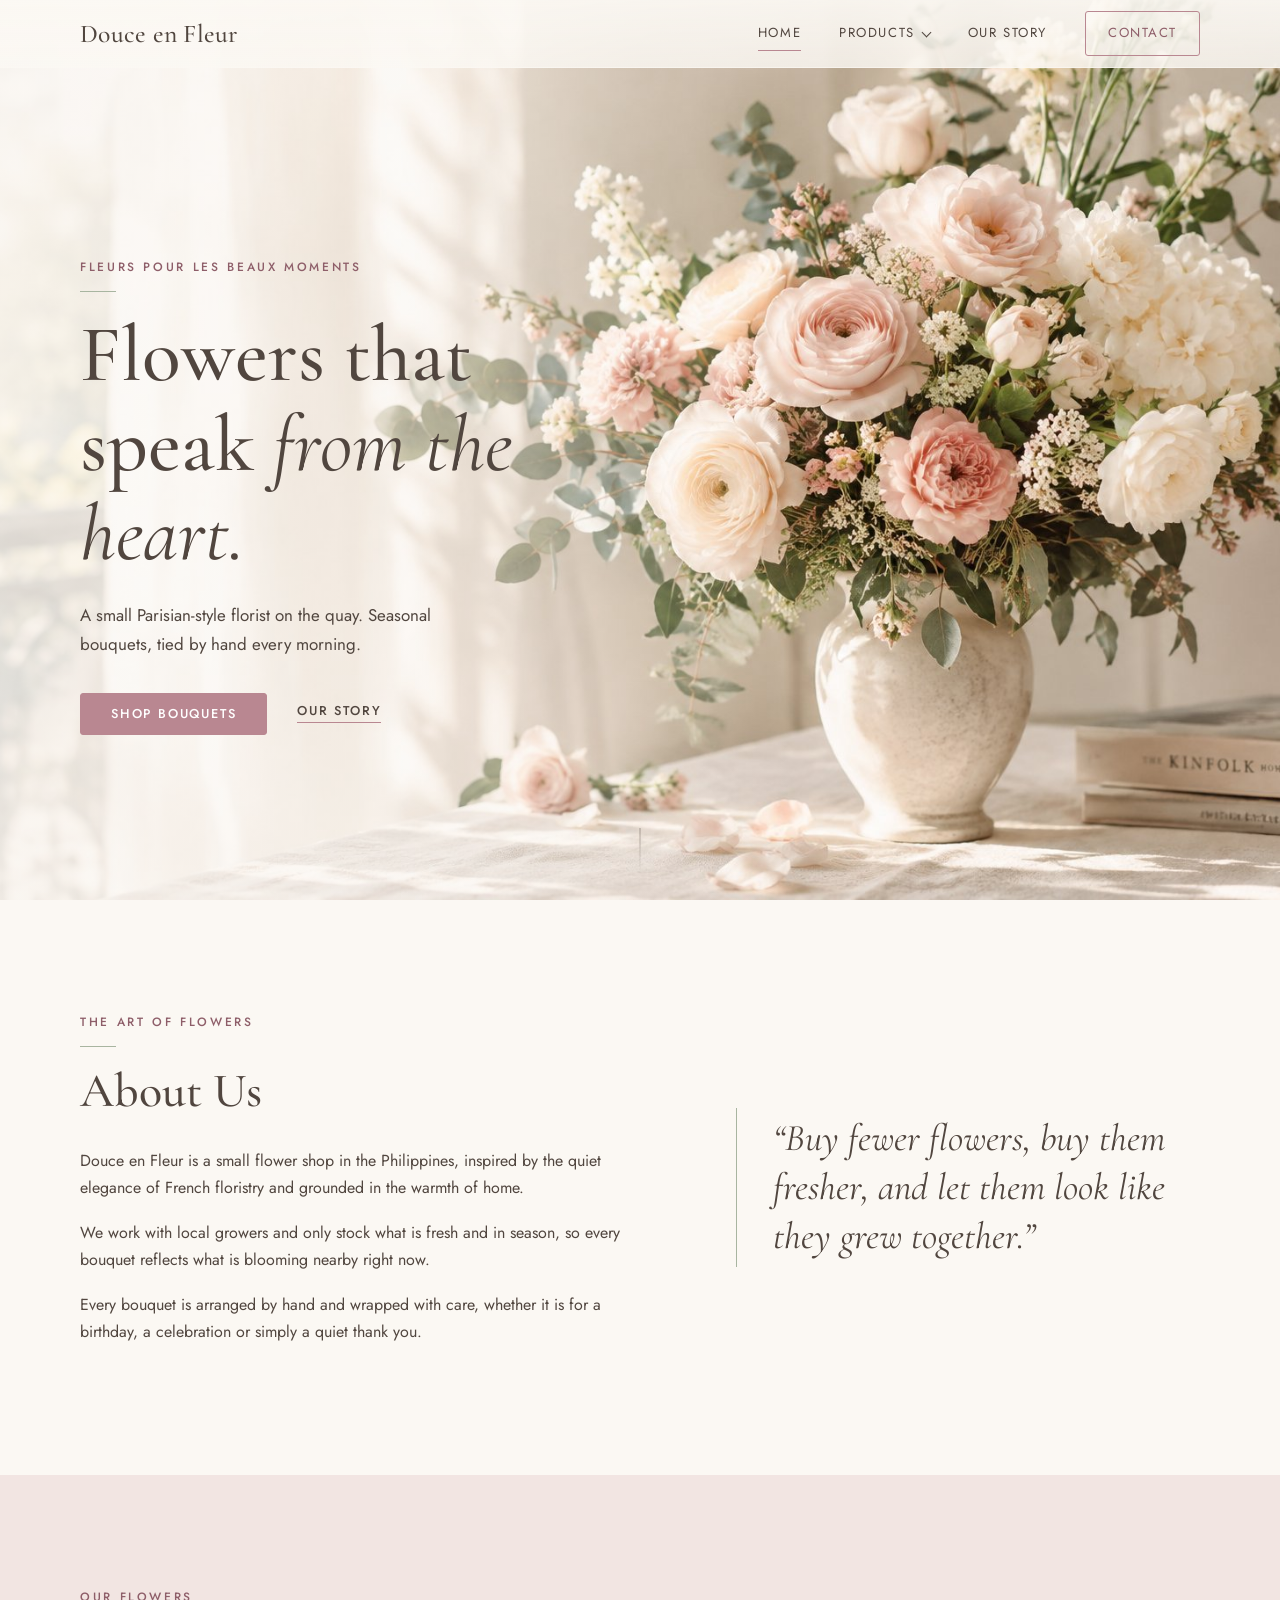
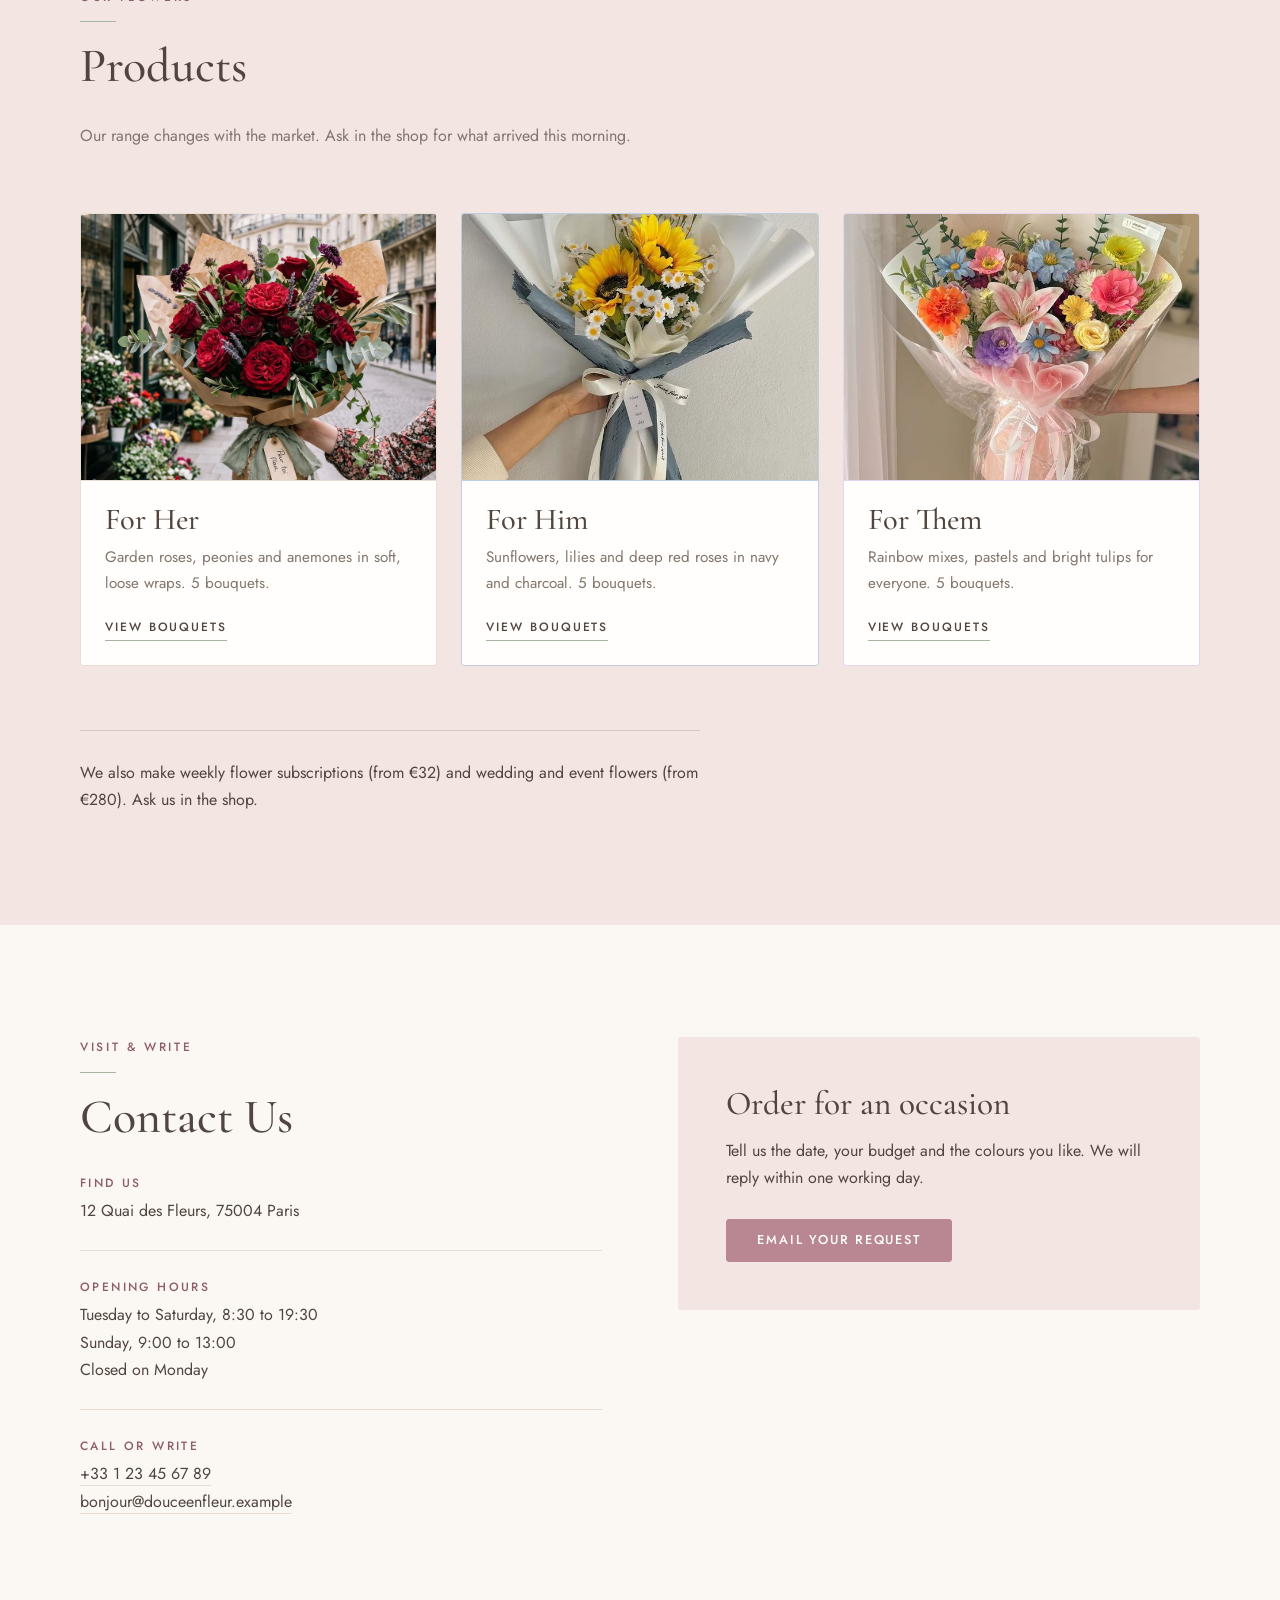
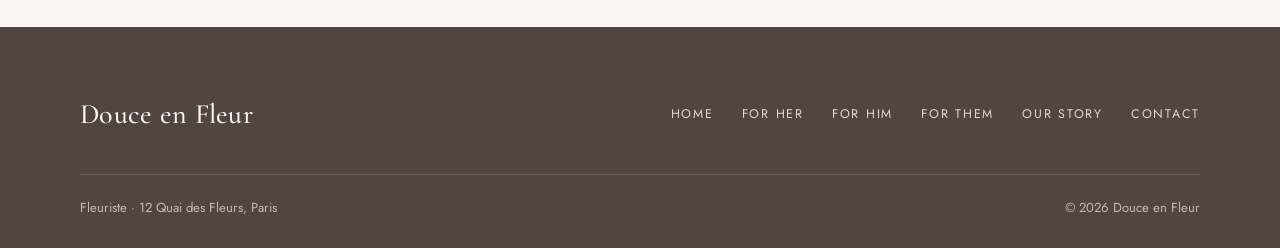
<file: index.html>
<!DOCTYPE html>
<html lang="en">
<head>
<meta charset="utf-8">
<meta name="viewport" content="width=device-width, initial-scale=1">
<title>Douce en Fleur — Fleuriste, Paris</title>
<meta name="description" content="Douce en Fleur is a small Parisian-style florist on the quay. Seasonal bouquets, tied by hand every morning.">
<meta name="color-scheme" content="light">
<link rel="preconnect" href="https://fonts.googleapis.com">
<link rel="preconnect" href="https://fonts.gstatic.com" crossorigin>
<link href="https://fonts.googleapis.com/css2?family=Cormorant+Garamond:ital,wght@0,400;0,500;0,600;1,400;1,500&family=Jost:wght@300;400;500&display=swap" rel="stylesheet">
<link rel="stylesheet" href="styles.css">
</head>
<body>
<header class="nav" id="top-nav">
  <div class="nav-inner">
    <a class="brand" href="#home">Douce en Fleur</a>
    <button class="nav-toggle" type="button" aria-label="Open menu" aria-expanded="false" aria-controls="site-menu"><span></span></button>
    <nav class="nav-links" id="site-menu" aria-label="Main">
      <a href="#home">Home</a>
      <div class="has-sub">
        <button class="sub-toggle" type="button" aria-expanded="false" aria-controls="products-menu">Products <span class="caret" aria-hidden="true"></span></button>
        <ul class="submenu" id="products-menu">
            <li><a href="for-her.html">For Her</a></li>
            <li><a href="for-him.html">For Him</a></li>
            <li><a href="for-them.html">For Them</a></li>
        </ul>
      </div>
      <a href="#about">Our Story</a>
      <a class="nav-cta" href="#contact">Contact</a>
    </nav>
  </div>
</header>

<main>
  <section class="hero" id="home" aria-labelledby="hero-title">
    <img class="hero-img" src="images/hero.jpg" width="1536" height="1024" fetchpriority="high" alt="A bouquet of blush ranunculus, roses and eucalyptus in a cream vase, in soft window light">
    <div class="hero-copy">
      <div class="wrap">
        <div>
          <span class="overline">Fleurs pour les beaux moments</span>
          <h1 id="hero-title">Flowers that speak <em>from the heart.</em></h1>
          <p class="lede">A small Parisian-style florist on the quay. Seasonal bouquets, tied by hand every morning.</p>
          <div class="hero-actions">
            <a class="btn" href="#products">Shop bouquets</a>
            <a class="btn btn--text" href="#about">Our story</a>
          </div>
        </div>
      </div>
    </div>
    <span class="scroll-cue" aria-hidden="true"></span>
  </section>

  <section class="about" id="about" aria-labelledby="about-title">
    <div class="wrap about-grid">
      <div class="about-text">
        <span class="overline">The art of flowers</span>
        <h2 id="about-title">About Us</h2>
        <p>Douce en Fleur is a small flower shop in the Philippines, inspired by the quiet elegance of French floristry and grounded in the warmth of home.</p>
        <p>We work with local growers and only stock what is fresh and in season, so every bouquet reflects what is blooming nearby right now.</p>
        <p>Every bouquet is arranged by hand and wrapped with care, whether it is for a birthday, a celebration or simply a quiet thank you.</p>
      </div>
      <blockquote class="pull">“Buy fewer flowers, buy them fresher, and let them look like they grew together.”</blockquote>
    </div>
  </section>

  <section class="products" id="products" aria-labelledby="products-title">
    <div class="wrap">
      <div class="section-head">
        <span class="overline">Our flowers</span>
        <h2 id="products-title">Products</h2>
        <p>Our range changes with the market. Ask in the shop for what arrived this morning.</p>
      </div>

      <div class="cat-grid">
        <a class="cat cat--her" href="for-her.html">
          <img src="images/rouge-velours.jpg" width="600" height="800" loading="lazy" alt="Hand-held red rose bouquet in kraft paper with a sage ribbon and a handwritten tag">
          <div class="cat-body">
            <h3>For Her</h3>
            <p>Garden roses, peonies and anemones in soft, loose wraps. 5 bouquets.</p>
            <span class="inquire">View bouquets</span>
          </div>
        </a>
        <a class="cat cat--him" href="for-him.html">
          <img src="images/tournesols-du-matin.jpg" width="600" height="750" loading="lazy" alt="Hand-held sunflower and daisy bouquet in white paper with a blue wrap and cream ribbon">
          <div class="cat-body">
            <h3>For Him</h3>
            <p>Sunflowers, lilies and deep red roses in navy and charcoal. 5 bouquets.</p>
            <span class="inquire">View bouquets</span>
          </div>
        </a>
        <a class="cat cat--them" href="for-them.html">
          <img src="images/jardin-arc-en-ciel.jpg" width="600" height="750" loading="lazy" alt="Colourful mixed bouquet with a pink lily, daisies and roses in clear wrap with a pink ribbon">
          <div class="cat-body">
            <h3>For Them</h3>
            <p>Rainbow mixes, pastels and bright tulips for everyone. 5 bouquets.</p>
            <span class="inquire">View bouquets</span>
          </div>
        </a>
      </div>

      <p class="more">We also make weekly flower subscriptions (from €32) and wedding and event flowers (from €280). Ask us in the shop.</p>
    </div>
  </section>

  <section class="contact" id="contact" aria-labelledby="contact-title">
    <div class="wrap contact-grid">
      <div>
        <span class="overline">Visit &amp; write</span>
        <h2 id="contact-title">Contact Us</h2>
        <dl>
          <dt>Find us</dt><dd>12 Quai des Fleurs, 75004 Paris</dd>
          <dt>Opening hours</dt><dd>Tuesday to Saturday, 8:30 to 19:30<br>Sunday, 9:00 to 13:00<br>Closed on Monday</dd>
          <dt>Call or write</dt><dd><a href="tel:+33123456789">+33 1 23 45 67 89</a><br><a href="mailto:bonjour@douceenfleur.example">bonjour@douceenfleur.example</a></dd>
        </dl>
      </div>
      <div class="note">
        <h3>Order for an occasion</h3>
        <p>Tell us the date, your budget and the colours you like. We will reply within one working day.</p>
        <a class="btn" href="mailto:bonjour@douceenfleur.example?subject=Flower%20order">Email your request</a>
      </div>
    </div>
  </section>
</main>

<footer class="site-footer">
  <div class="wrap">
    <div class="footer-top">
      <a class="brand" href="#home">Douce en Fleur</a>
      <nav class="footer-links" aria-label="Footer">
        <a href="#home">Home</a>
        <a href="for-her.html">For Her</a>
        <a href="for-him.html">For Him</a>
        <a href="for-them.html">For Them</a>
        <a href="#about">Our Story</a>
        <a href="#contact">Contact</a>
      </nav>
    </div>
    <div class="footer-bottom">
      <p>Fleuriste · 12 Quai des Fleurs, Paris</p>
      <p>© <span id="year">2026</span> Douce en Fleur</p>
    </div>
  </div>
</footer>

<script src="script.js"></script>
</body>
</html>
</file>
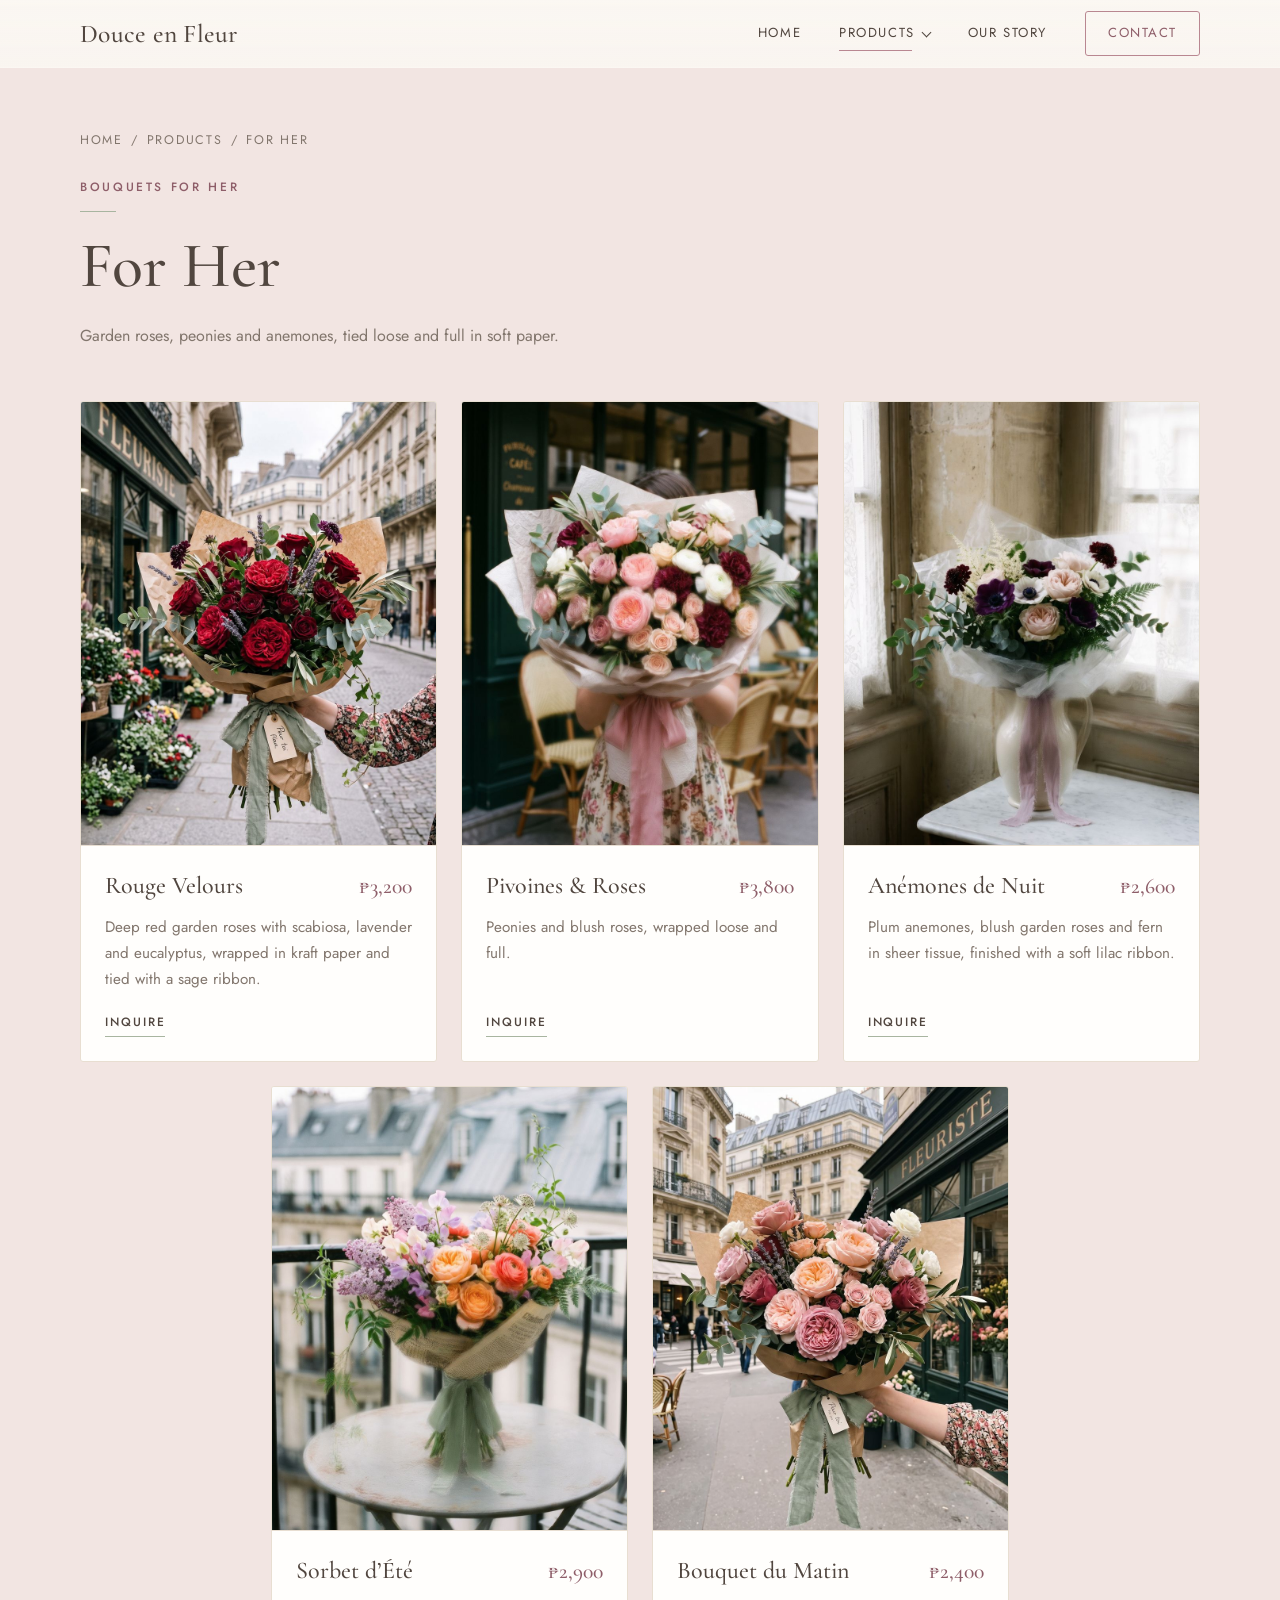
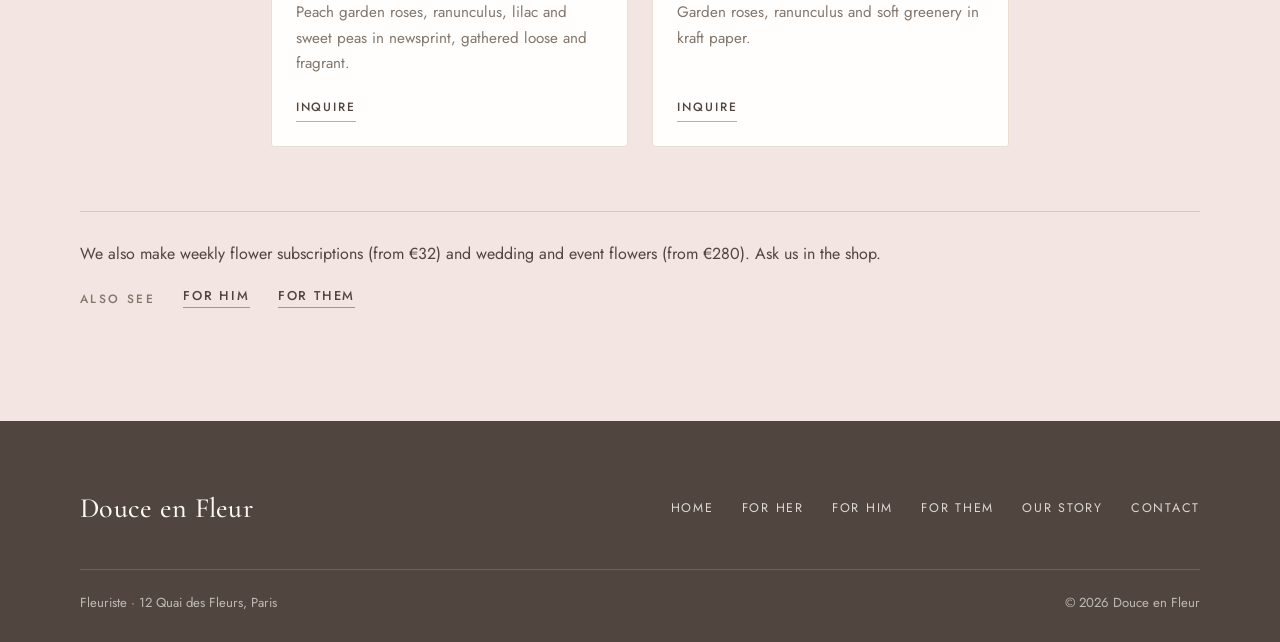
<file: for-her.html>
<!DOCTYPE html>
<html lang="en">
<head>
<meta charset="utf-8">
<meta name="viewport" content="width=device-width, initial-scale=1">
<title>For Her — Douce en Fleur</title>
<meta name="description" content="Bouquets for her from Douce en Fleur, a small Parisian-style florist. Seasonal flowers, tied by hand every morning.">
<meta name="color-scheme" content="light">
<link rel="preconnect" href="https://fonts.googleapis.com">
<link rel="preconnect" href="https://fonts.gstatic.com" crossorigin>
<link href="https://fonts.googleapis.com/css2?family=Cormorant+Garamond:ital,wght@0,400;0,500;0,600;1,400;1,500&family=Jost:wght@300;400;500&display=swap" rel="stylesheet">
<link rel="stylesheet" href="styles.css">
</head>
<body>
<header class="nav" id="top-nav">
  <div class="nav-inner">
    <a class="brand" href="index.html#home">Douce en Fleur</a>
    <button class="nav-toggle" type="button" aria-label="Open menu" aria-expanded="false" aria-controls="site-menu"><span></span></button>
    <nav class="nav-links" id="site-menu" aria-label="Main">
      <a href="index.html#home">Home</a>
      <div class="has-sub">
        <button class="sub-toggle" type="button" aria-expanded="false" aria-controls="products-menu" aria-current="true">Products <span class="caret" aria-hidden="true"></span></button>
        <ul class="submenu" id="products-menu">
            <li><a href="for-her.html" aria-current="page">For Her</a></li>
            <li><a href="for-him.html">For Him</a></li>
            <li><a href="for-them.html">For Them</a></li>
        </ul>
      </div>
      <a href="index.html#about">Our Story</a>
      <a class="nav-cta" href="index.html#contact">Contact</a>
    </nav>
  </div>
</header>

<main>
  <section class="page theme-her" aria-labelledby="page-title">
    <div class="wrap">
      <p class="crumbs"><a href="index.html">Home</a><span aria-hidden="true">/</span><a href="index.html#products">Products</a><span aria-hidden="true">/</span>For Her</p>
      <div class="section-head">
        <span class="overline">Bouquets for her</span>
        <h1 id="page-title">For Her</h1>
        <p>Garden roses, peonies and anemones, tied loose and full in soft paper.</p>
      </div>

      <div class="card-grid gallery">
          <article class="card card--photo">
            <img src="images/rouge-velours.jpg" width="600" height="800" loading="lazy" alt="Hand-held red rose bouquet in kraft paper with a sage ribbon and a handwritten tag">
            <div class="card-body">
              <div class="card-top"><h4>Rouge Velours</h4><span class="price">₱3,200</span></div>
              <p>Deep red garden roses with scabiosa, lavender and eucalyptus, wrapped in kraft paper and tied with a sage ribbon.</p>
              <a class="inquire" href="mailto:bonjour@douceenfleur.example?subject=Inquiry%3A%20Rouge%20Velours" aria-label="Inquire about Rouge Velours">Inquire</a>
            </div>
          </article>
          <article class="card card--photo">
            <img src="images/pivoines-roses.jpg" width="600" height="800" loading="lazy" alt="Large bouquet of pink roses, ranunculus and burgundy carnations in soft paper with a dusty-rose ribbon">
            <div class="card-body">
              <div class="card-top"><h4>Pivoines &amp; Roses</h4><span class="price">₱3,800</span></div>
              <p>Peonies and blush roses, wrapped loose and full.</p>
              <a class="inquire" href="mailto:bonjour@douceenfleur.example?subject=Inquiry%3A%20Pivoines%20%26%20Roses" aria-label="Inquire about Pivoines &amp; Roses">Inquire</a>
            </div>
          </article>
          <article class="card card--photo">
            <img src="images/anemones-de-nuit.jpg" width="600" height="800" loading="lazy" alt="Anemones, blush roses and eucalyptus in a cream pitcher by a lace-curtained window">
            <div class="card-body">
              <div class="card-top"><h4>Anémones de Nuit</h4><span class="price">₱2,600</span></div>
              <p>Plum anemones, blush garden roses and fern in sheer tissue, finished with a soft lilac ribbon.</p>
              <a class="inquire" href="mailto:bonjour@douceenfleur.example?subject=Inquiry%3A%20An%C3%A9mones%20de%20Nuit" aria-label="Inquire about Anémones de Nuit">Inquire</a>
            </div>
          </article>
          <article class="card card--photo">
            <img src="images/sorbet-dete.jpg" width="600" height="800" loading="lazy" alt="Peach roses, coral ranunculus, lilac and sweet peas wrapped in newsprint on a small round table">
            <div class="card-body">
              <div class="card-top"><h4>Sorbet d’Été</h4><span class="price">₱2,900</span></div>
              <p>Peach garden roses, ranunculus, lilac and sweet peas in newsprint, gathered loose and fragrant.</p>
              <a class="inquire" href="mailto:bonjour@douceenfleur.example?subject=Inquiry%3A%20Sorbet%20d%E2%80%99%C3%89t%C3%A9" aria-label="Inquire about Sorbet d’Été">Inquire</a>
            </div>
          </article>
          <article class="card card--photo">
            <img src="images/bouquet-du-matin.jpg" width="600" height="800" loading="lazy" alt="Peach and pink garden roses with eucalyptus in kraft paper and a sage ribbon">
            <div class="card-body">
              <div class="card-top"><h4>Bouquet du Matin</h4><span class="price">₱2,400</span></div>
              <p>Garden roses, ranunculus and soft greenery in kraft paper.</p>
              <a class="inquire" href="mailto:bonjour@douceenfleur.example?subject=Inquiry%3A%20Bouquet%20du%20Matin" aria-label="Inquire about Bouquet du Matin">Inquire</a>
            </div>
          </article>
      </div>

      <p class="more">We also make weekly flower subscriptions (from €32) and wedding and event flowers (from €280). Ask us in the shop.</p>
      <div class="siblings"><span>Also see</span><a class="btn btn--text" href="for-him.html">For Him</a><a class="btn btn--text" href="for-them.html">For Them</a></div>
    </div>
  </section>
</main>

<footer class="site-footer">
  <div class="wrap">
    <div class="footer-top">
      <a class="brand" href="index.html#home">Douce en Fleur</a>
      <nav class="footer-links" aria-label="Footer">
        <a href="index.html#home">Home</a>
        <a href="for-her.html">For Her</a>
        <a href="for-him.html">For Him</a>
        <a href="for-them.html">For Them</a>
        <a href="index.html#about">Our Story</a>
        <a href="index.html#contact">Contact</a>
      </nav>
    </div>
    <div class="footer-bottom">
      <p>Fleuriste · 12 Quai des Fleurs, Paris</p>
      <p>© <span id="year">2026</span> Douce en Fleur</p>
    </div>
  </div>
</footer>

<script src="script.js"></script>
</body>
</html>
</file>
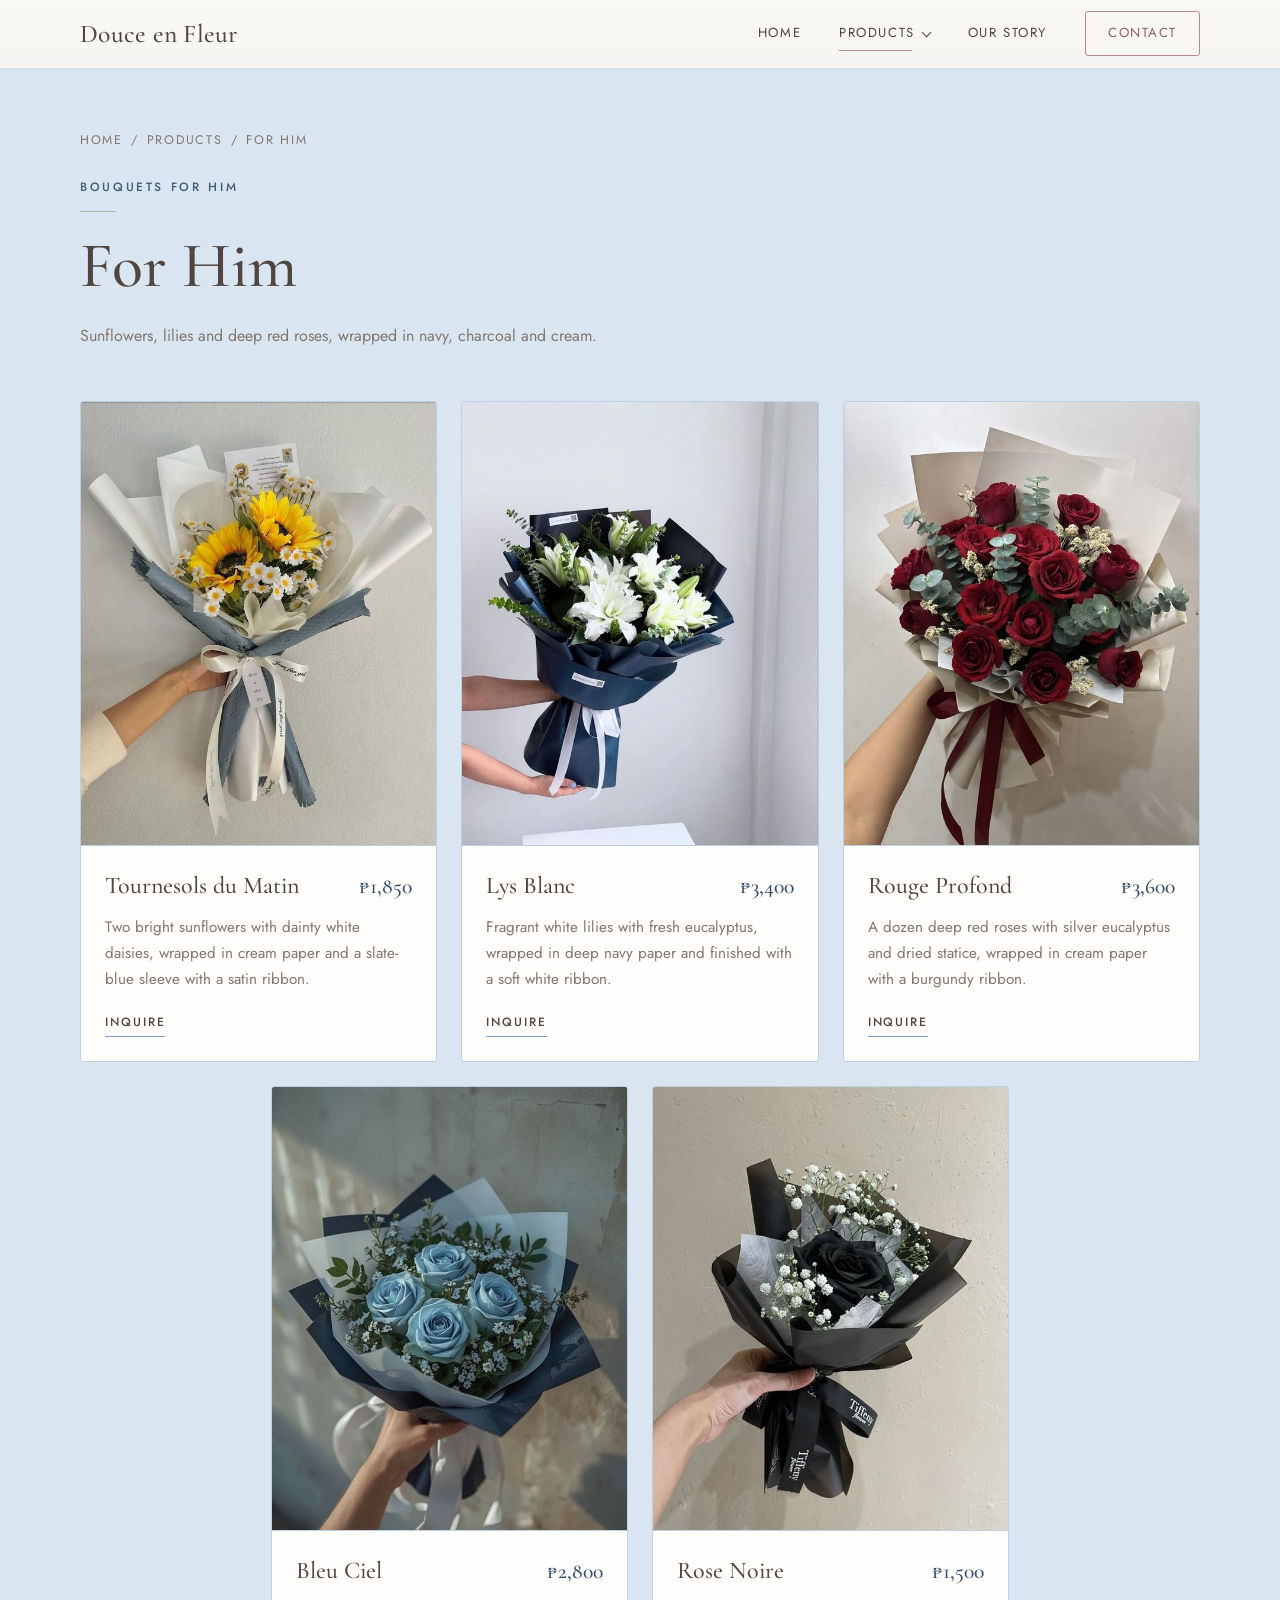
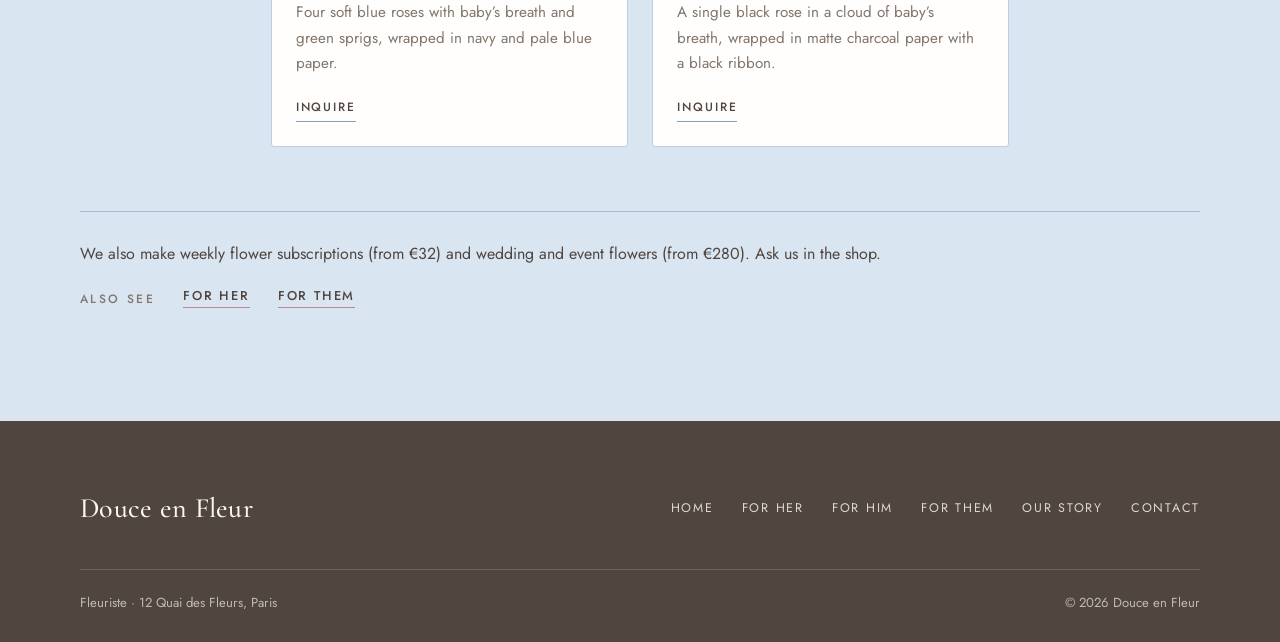
<file: for-him.html>
<!DOCTYPE html>
<html lang="en">
<head>
<meta charset="utf-8">
<meta name="viewport" content="width=device-width, initial-scale=1">
<title>For Him — Douce en Fleur</title>
<meta name="description" content="Bouquets for him from Douce en Fleur, a small Parisian-style florist. Seasonal flowers, tied by hand every morning.">
<meta name="color-scheme" content="light">
<link rel="preconnect" href="https://fonts.googleapis.com">
<link rel="preconnect" href="https://fonts.gstatic.com" crossorigin>
<link href="https://fonts.googleapis.com/css2?family=Cormorant+Garamond:ital,wght@0,400;0,500;0,600;1,400;1,500&family=Jost:wght@300;400;500&display=swap" rel="stylesheet">
<link rel="stylesheet" href="styles.css">
</head>
<body>
<header class="nav" id="top-nav">
  <div class="nav-inner">
    <a class="brand" href="index.html#home">Douce en Fleur</a>
    <button class="nav-toggle" type="button" aria-label="Open menu" aria-expanded="false" aria-controls="site-menu"><span></span></button>
    <nav class="nav-links" id="site-menu" aria-label="Main">
      <a href="index.html#home">Home</a>
      <div class="has-sub">
        <button class="sub-toggle" type="button" aria-expanded="false" aria-controls="products-menu" aria-current="true">Products <span class="caret" aria-hidden="true"></span></button>
        <ul class="submenu" id="products-menu">
            <li><a href="for-her.html">For Her</a></li>
            <li><a href="for-him.html" aria-current="page">For Him</a></li>
            <li><a href="for-them.html">For Them</a></li>
        </ul>
      </div>
      <a href="index.html#about">Our Story</a>
      <a class="nav-cta" href="index.html#contact">Contact</a>
    </nav>
  </div>
</header>

<main>
  <section class="page theme-him" aria-labelledby="page-title">
    <div class="wrap">
      <p class="crumbs"><a href="index.html">Home</a><span aria-hidden="true">/</span><a href="index.html#products">Products</a><span aria-hidden="true">/</span>For Him</p>
      <div class="section-head">
        <span class="overline">Bouquets for him</span>
        <h1 id="page-title">For Him</h1>
        <p>Sunflowers, lilies and deep red roses, wrapped in navy, charcoal and cream.</p>
      </div>

      <div class="card-grid gallery">
          <article class="card card--photo">
            <img src="images/tournesols-du-matin.jpg" width="600" height="750" loading="lazy" alt="Hand-held sunflower and daisy bouquet in white paper with a blue wrap and cream ribbon">
            <div class="card-body">
              <div class="card-top"><h4>Tournesols du Matin</h4><span class="price">₱1,850</span></div>
              <p>Two bright sunflowers with dainty white daisies, wrapped in cream paper and a slate-blue sleeve with a satin ribbon.</p>
              <a class="inquire" href="mailto:bonjour@douceenfleur.example?subject=Inquiry%3A%20Tournesols%20du%20Matin" aria-label="Inquire about Tournesols du Matin">Inquire</a>
            </div>
          </article>
          <article class="card card--photo">
            <img src="images/lys-blanc.jpg" width="600" height="750" loading="lazy" alt="White lily bouquet with eucalyptus in navy paper with a white ribbon">
            <div class="card-body">
              <div class="card-top"><h4>Lys Blanc</h4><span class="price">₱3,400</span></div>
              <p>Fragrant white lilies with fresh eucalyptus, wrapped in deep navy paper and finished with a soft white ribbon.</p>
              <a class="inquire" href="mailto:bonjour@douceenfleur.example?subject=Inquiry%3A%20Lys%20Blanc" aria-label="Inquire about Lys Blanc">Inquire</a>
            </div>
          </article>
          <article class="card card--photo">
            <img src="images/rouge-profond.jpg" width="600" height="750" loading="lazy" alt="Red rose bouquet with eucalyptus in cream paper and a burgundy ribbon">
            <div class="card-body">
              <div class="card-top"><h4>Rouge Profond</h4><span class="price">₱3,600</span></div>
              <p>A dozen deep red roses with silver eucalyptus and dried statice, wrapped in cream paper with a burgundy ribbon.</p>
              <a class="inquire" href="mailto:bonjour@douceenfleur.example?subject=Inquiry%3A%20Rouge%20Profond" aria-label="Inquire about Rouge Profond">Inquire</a>
            </div>
          </article>
          <article class="card card--photo">
            <img src="images/bleu-ciel.jpg" width="600" height="750" loading="lazy" alt="Bouquet of four blue roses with baby’s breath in navy and pale blue paper">
            <div class="card-body">
              <div class="card-top"><h4>Bleu Ciel</h4><span class="price">₱2,800</span></div>
              <p>Four soft blue roses with baby’s breath and green sprigs, wrapped in navy and pale blue paper.</p>
              <a class="inquire" href="mailto:bonjour@douceenfleur.example?subject=Inquiry%3A%20Bleu%20Ciel" aria-label="Inquire about Bleu Ciel">Inquire</a>
            </div>
          </article>
          <article class="card card--photo">
            <img src="images/rose-noire.jpg" width="600" height="750" loading="lazy" alt="Single black rose with baby’s breath wrapped in black paper and ribbon">
            <div class="card-body">
              <div class="card-top"><h4>Rose Noire</h4><span class="price">₱1,500</span></div>
              <p>A single black rose in a cloud of baby’s breath, wrapped in matte charcoal paper with a black ribbon.</p>
              <a class="inquire" href="mailto:bonjour@douceenfleur.example?subject=Inquiry%3A%20Rose%20Noire" aria-label="Inquire about Rose Noire">Inquire</a>
            </div>
          </article>
      </div>

      <p class="more">We also make weekly flower subscriptions (from €32) and wedding and event flowers (from €280). Ask us in the shop.</p>
      <div class="siblings"><span>Also see</span><a class="btn btn--text" href="for-her.html">For Her</a><a class="btn btn--text" href="for-them.html">For Them</a></div>
    </div>
  </section>
</main>

<footer class="site-footer">
  <div class="wrap">
    <div class="footer-top">
      <a class="brand" href="index.html#home">Douce en Fleur</a>
      <nav class="footer-links" aria-label="Footer">
        <a href="index.html#home">Home</a>
        <a href="for-her.html">For Her</a>
        <a href="for-him.html">For Him</a>
        <a href="for-them.html">For Them</a>
        <a href="index.html#about">Our Story</a>
        <a href="index.html#contact">Contact</a>
      </nav>
    </div>
    <div class="footer-bottom">
      <p>Fleuriste · 12 Quai des Fleurs, Paris</p>
      <p>© <span id="year">2026</span> Douce en Fleur</p>
    </div>
  </div>
</footer>

<script src="script.js"></script>
</body>
</html>
</file>
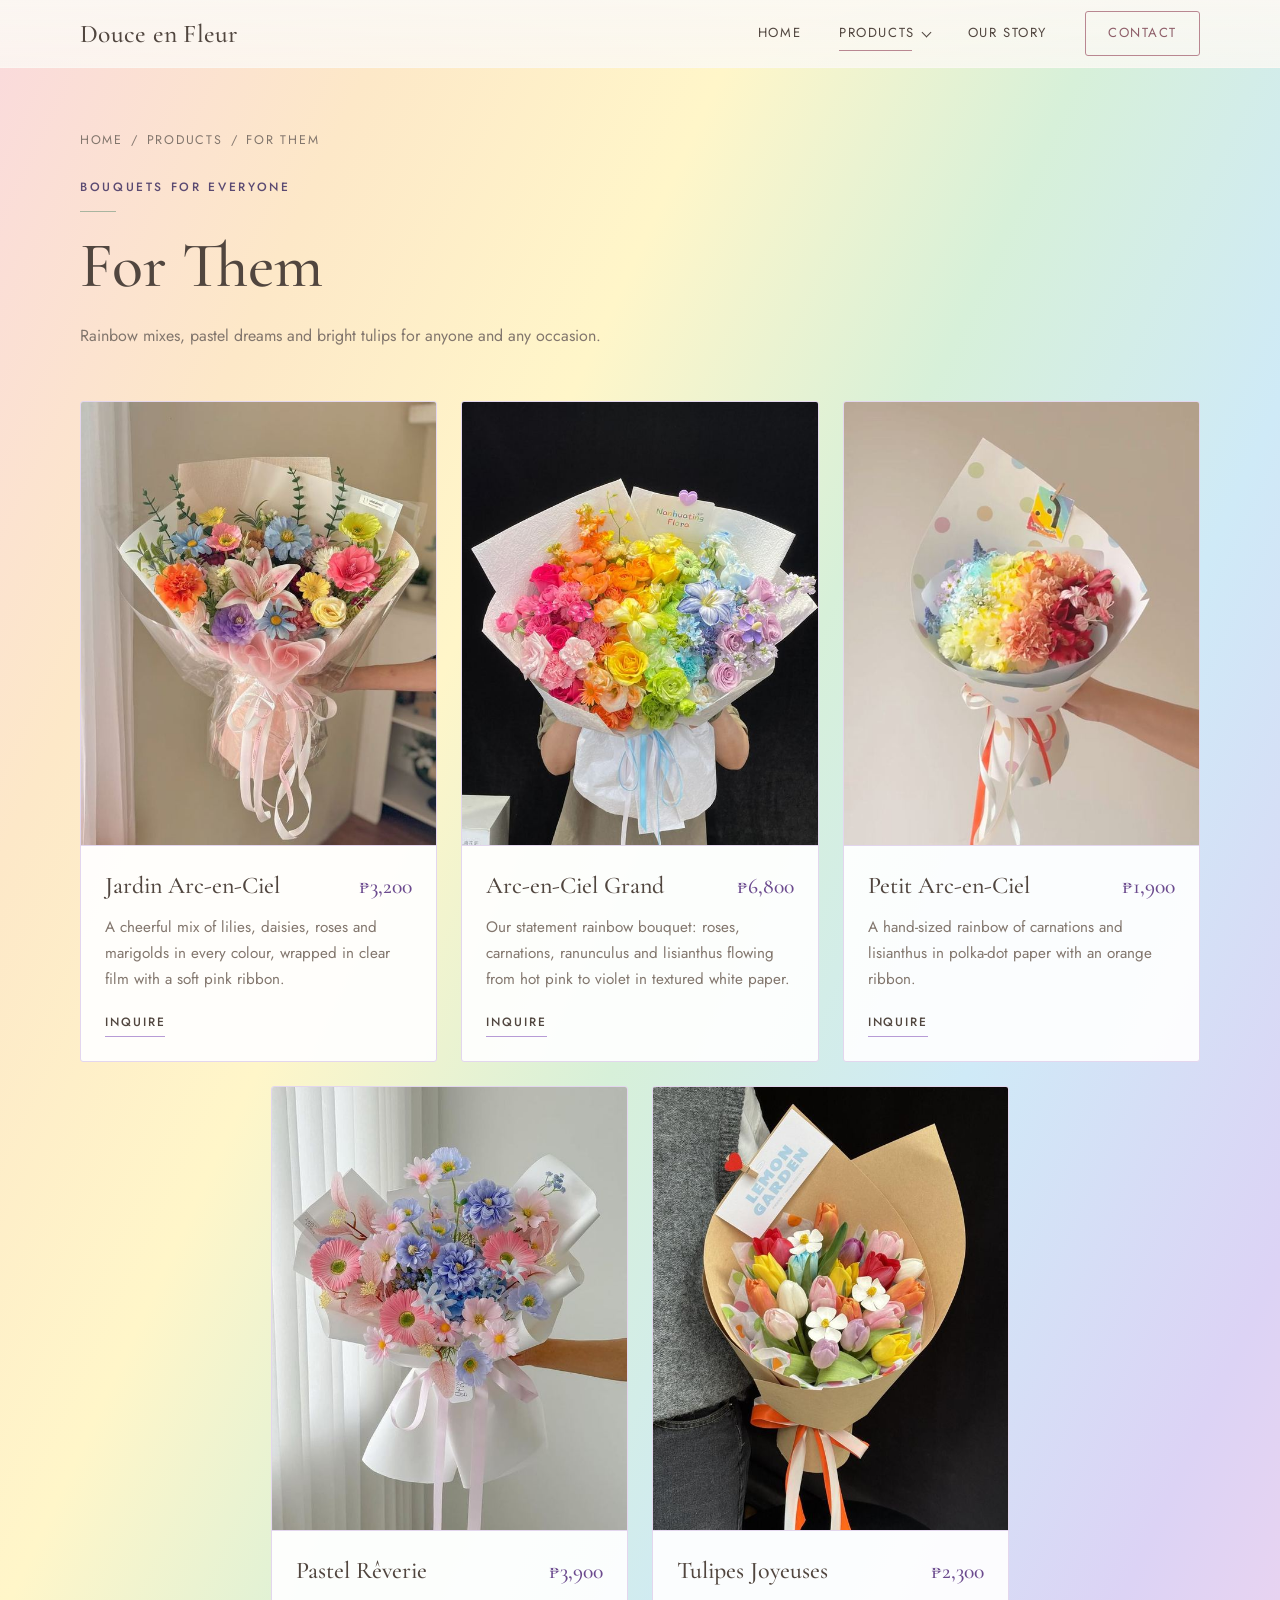
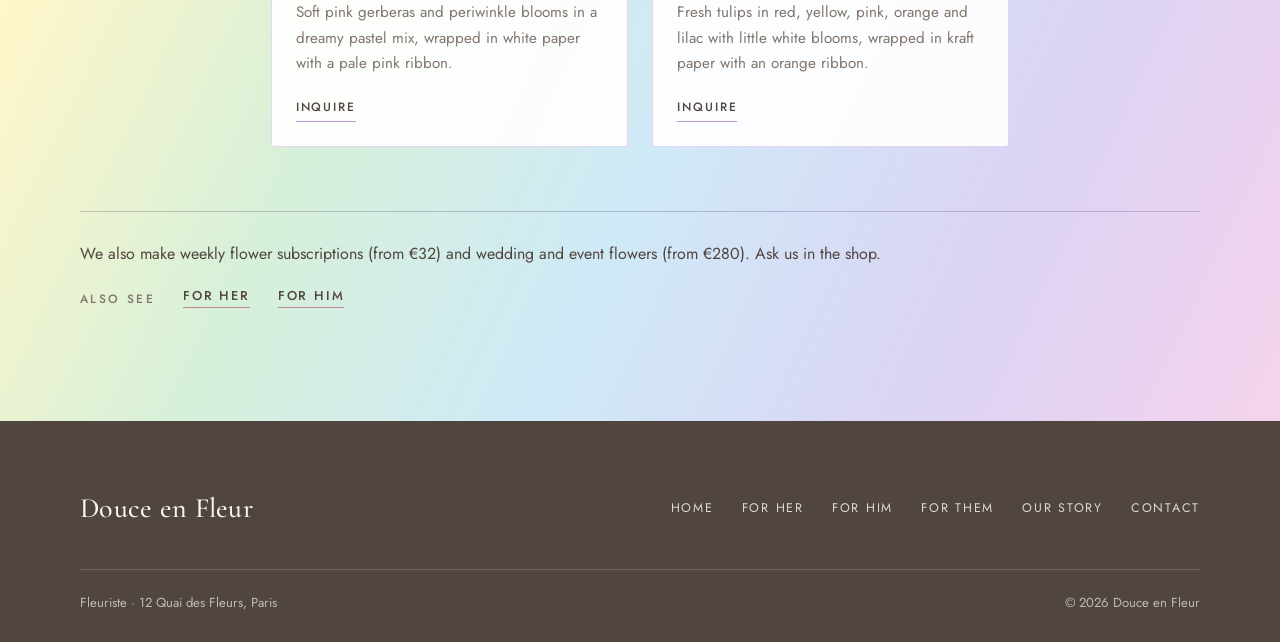
<file: for-them.html>
<!DOCTYPE html>
<html lang="en">
<head>
<meta charset="utf-8">
<meta name="viewport" content="width=device-width, initial-scale=1">
<title>For Them — Douce en Fleur</title>
<meta name="description" content="Bouquets for them from Douce en Fleur, a small Parisian-style florist. Seasonal flowers, tied by hand every morning.">
<meta name="color-scheme" content="light">
<link rel="preconnect" href="https://fonts.googleapis.com">
<link rel="preconnect" href="https://fonts.gstatic.com" crossorigin>
<link href="https://fonts.googleapis.com/css2?family=Cormorant+Garamond:ital,wght@0,400;0,500;0,600;1,400;1,500&family=Jost:wght@300;400;500&display=swap" rel="stylesheet">
<link rel="stylesheet" href="styles.css">
</head>
<body>
<header class="nav" id="top-nav">
  <div class="nav-inner">
    <a class="brand" href="index.html#home">Douce en Fleur</a>
    <button class="nav-toggle" type="button" aria-label="Open menu" aria-expanded="false" aria-controls="site-menu"><span></span></button>
    <nav class="nav-links" id="site-menu" aria-label="Main">
      <a href="index.html#home">Home</a>
      <div class="has-sub">
        <button class="sub-toggle" type="button" aria-expanded="false" aria-controls="products-menu" aria-current="true">Products <span class="caret" aria-hidden="true"></span></button>
        <ul class="submenu" id="products-menu">
            <li><a href="for-her.html">For Her</a></li>
            <li><a href="for-him.html">For Him</a></li>
            <li><a href="for-them.html" aria-current="page">For Them</a></li>
        </ul>
      </div>
      <a href="index.html#about">Our Story</a>
      <a class="nav-cta" href="index.html#contact">Contact</a>
    </nav>
  </div>
</header>

<main>
  <section class="page theme-them" aria-labelledby="page-title">
    <div class="wrap">
      <p class="crumbs"><a href="index.html">Home</a><span aria-hidden="true">/</span><a href="index.html#products">Products</a><span aria-hidden="true">/</span>For Them</p>
      <div class="section-head">
        <span class="overline">Bouquets for everyone</span>
        <h1 id="page-title">For Them</h1>
        <p>Rainbow mixes, pastel dreams and bright tulips for anyone and any occasion.</p>
      </div>

      <div class="card-grid gallery">
          <article class="card card--photo">
            <img src="images/jardin-arc-en-ciel.jpg" width="600" height="750" loading="lazy" alt="Colourful mixed bouquet with a pink lily, daisies and roses in clear wrap with a pink ribbon">
            <div class="card-body">
              <div class="card-top"><h4>Jardin Arc-en-Ciel</h4><span class="price">₱3,200</span></div>
              <p>A cheerful mix of lilies, daisies, roses and marigolds in every colour, wrapped in clear film with a soft pink ribbon.</p>
              <a class="inquire" href="mailto:bonjour@douceenfleur.example?subject=Inquiry%3A%20Jardin%20Arc-en-Ciel" aria-label="Inquire about Jardin Arc-en-Ciel">Inquire</a>
            </div>
          </article>
          <article class="card card--photo">
            <img src="images/arc-en-ciel-grand.jpg" width="600" height="750" loading="lazy" alt="Large rainbow bouquet of roses and carnations from pink to purple in white paper">
            <div class="card-body">
              <div class="card-top"><h4>Arc-en-Ciel Grand</h4><span class="price">₱6,800</span></div>
              <p>Our statement rainbow bouquet: roses, carnations, ranunculus and lisianthus flowing from hot pink to violet in textured white paper.</p>
              <a class="inquire" href="mailto:bonjour@douceenfleur.example?subject=Inquiry%3A%20Arc-en-Ciel%20Grand" aria-label="Inquire about Arc-en-Ciel Grand">Inquire</a>
            </div>
          </article>
          <article class="card card--photo">
            <img src="images/petit-arc-en-ciel.jpg" width="600" height="750" loading="lazy" alt="Small rainbow carnation bouquet in polka-dot paper with an orange ribbon">
            <div class="card-body">
              <div class="card-top"><h4>Petit Arc-en-Ciel</h4><span class="price">₱1,900</span></div>
              <p>A hand-sized rainbow of carnations and lisianthus in polka-dot paper with an orange ribbon.</p>
              <a class="inquire" href="mailto:bonjour@douceenfleur.example?subject=Inquiry%3A%20Petit%20Arc-en-Ciel" aria-label="Inquire about Petit Arc-en-Ciel">Inquire</a>
            </div>
          </article>
          <article class="card card--photo">
            <img src="images/pastel-reverie.jpg" width="600" height="750" loading="lazy" alt="Pastel pink and blue flower bouquet in white paper with a pink ribbon">
            <div class="card-body">
              <div class="card-top"><h4>Pastel Rêverie</h4><span class="price">₱3,900</span></div>
              <p>Soft pink gerberas and periwinkle blooms in a dreamy pastel mix, wrapped in white paper with a pale pink ribbon.</p>
              <a class="inquire" href="mailto:bonjour@douceenfleur.example?subject=Inquiry%3A%20Pastel%20R%C3%AAverie" aria-label="Inquire about Pastel Rêverie">Inquire</a>
            </div>
          </article>
          <article class="card card--photo">
            <img src="images/tulipes-joyeuses.jpg" width="600" height="750" loading="lazy" alt="Multicoloured tulip bouquet in kraft paper with orange and white ribbon">
            <div class="card-body">
              <div class="card-top"><h4>Tulipes Joyeuses</h4><span class="price">₱2,300</span></div>
              <p>Fresh tulips in red, yellow, pink, orange and lilac with little white blooms, wrapped in kraft paper with an orange ribbon.</p>
              <a class="inquire" href="mailto:bonjour@douceenfleur.example?subject=Inquiry%3A%20Tulipes%20Joyeuses" aria-label="Inquire about Tulipes Joyeuses">Inquire</a>
            </div>
          </article>
      </div>

      <p class="more">We also make weekly flower subscriptions (from €32) and wedding and event flowers (from €280). Ask us in the shop.</p>
      <div class="siblings"><span>Also see</span><a class="btn btn--text" href="for-her.html">For Her</a><a class="btn btn--text" href="for-him.html">For Him</a></div>
    </div>
  </section>
</main>

<footer class="site-footer">
  <div class="wrap">
    <div class="footer-top">
      <a class="brand" href="index.html#home">Douce en Fleur</a>
      <nav class="footer-links" aria-label="Footer">
        <a href="index.html#home">Home</a>
        <a href="for-her.html">For Her</a>
        <a href="for-him.html">For Him</a>
        <a href="for-them.html">For Them</a>
        <a href="index.html#about">Our Story</a>
        <a href="index.html#contact">Contact</a>
      </nav>
    </div>
    <div class="footer-bottom">
      <p>Fleuriste · 12 Quai des Fleurs, Paris</p>
      <p>© <span id="year">2026</span> Douce en Fleur</p>
    </div>
  </div>
</footer>

<script src="script.js"></script>
</body>
</html>
</file>
<file: styles.css>
:root{
  --ivory:#FBF8F3;
  --white:#FFFEFC;
  --blush:#F2E5E2;
  --rose:#B98791;
  --rose-deep:#8E5E69;   /* darker rose for small text/links on light backgrounds (contrast) */
  --sage:#A8B5A0;
  --charcoal:#51463F;
  --linen:#E8DED1;
  --taupe:#82766D;

  --serif:"Cormorant Garamond",Georgia,"Times New Roman",serif;
  --sans:"Jost",system-ui,-apple-system,"Segoe UI",sans-serif;

  --wrap:1120px;
  --gutter:clamp(20px,5vw,48px);
  --section:clamp(72px,10vw,112px);
  --nav-h:68px;
  --radius:3px;
  --ease:.25s ease;
  color-scheme:light;
}

*,*::before,*::after{box-sizing:border-box}
html{scroll-behavior:smooth;scroll-padding-top:calc(var(--nav-h) + 12px);-webkit-text-size-adjust:100%}
body{
  margin:0;background:var(--ivory);color:var(--charcoal);
  font-family:var(--sans);font-weight:400;font-size:1rem;line-height:1.7;
  overflow-x:hidden;-webkit-font-smoothing:antialiased;
}
img{display:block;max-width:100%}
a{color:inherit}
h1,h2,h3{font-family:var(--serif);font-weight:500;line-height:1.12;margin:0;color:var(--charcoal)}
p{margin:0 0 1.1em}
ul{list-style:none;margin:0;padding:0}

:focus-visible{outline:2px solid var(--rose-deep);outline-offset:3px;border-radius:2px}

.wrap{max-width:calc(var(--wrap) + var(--gutter)*2);margin:0 auto;padding:0 var(--gutter)}
.overline{
  display:block;margin:0 0 18px;font-size:.75rem;font-weight:500;
  letter-spacing:.22em;text-transform:uppercase;color:var(--rose-deep);
}
.overline::after{content:"";display:block;width:36px;height:1px;background:var(--sage);margin-top:14px}
h2{font-size:clamp(2.1rem,4.2vw,3rem);margin-bottom:28px}

/* Buttons */
.btn{
  display:inline-block;padding:14px 30px;border-radius:var(--radius);
  font:500 .8rem/1 var(--sans);letter-spacing:.14em;text-transform:uppercase;text-decoration:none;
  border:1px solid var(--rose);background:var(--rose);color:#fff;
  transition:background var(--ease),color var(--ease),border-color var(--ease);
}
.btn:hover{background:var(--rose-deep);border-color:var(--rose-deep)}
.btn--text{
  padding:0 0 4px;border:0;border-bottom:1px solid var(--rose);background:none;color:var(--charcoal);border-radius:0;
}
.btn--text:hover{background:none;color:var(--rose-deep);border-color:var(--rose-deep)}

/* Navigation */
.nav{
  position:fixed;inset:0 0 auto 0;z-index:50;height:var(--nav-h);
  background:linear-gradient(to bottom,rgba(251,248,243,.94),rgba(251,248,243,.82));
  border-bottom:1px solid transparent;
  transition:background var(--ease),border-color var(--ease),box-shadow var(--ease);
}
.nav.is-scrolled,.nav.is-open{
  background:var(--ivory);border-bottom-color:var(--linen);box-shadow:0 1px 14px rgba(81,70,63,.06);
}
.nav-inner{
  max-width:calc(var(--wrap) + var(--gutter)*2);height:100%;margin:0 auto;padding:0 var(--gutter);
  display:flex;align-items:center;justify-content:space-between;
}
.brand{font-family:var(--serif);font-size:1.6rem;font-weight:500;letter-spacing:.01em;text-decoration:none;white-space:nowrap}
.nav-links{display:flex;align-items:center;gap:clamp(20px,3vw,38px)}
.nav-links a{
  position:relative;display:inline-block;padding:6px 0;text-decoration:none;
  font-size:.82rem;font-weight:400;letter-spacing:.12em;text-transform:uppercase;color:var(--charcoal);
}
.nav-links a:not(.nav-cta)::after{
  content:"";position:absolute;left:0;right:0;bottom:0;height:1px;background:var(--rose);
  transform:scaleX(0);transform-origin:left;transition:transform var(--ease);
}
.nav-links a:not(.nav-cta):hover::after,
.nav-links a[aria-current="true"]:not(.nav-cta)::after{transform:scaleX(1)}
.nav-links a.nav-cta{
  padding:10px 22px;border:1px solid var(--rose);border-radius:var(--radius);color:var(--rose-deep);
  transition:background var(--ease),color var(--ease);
}
.nav-links a.nav-cta:hover,.nav-links a.nav-cta[aria-current="true"]{background:var(--rose);color:#fff}

.nav-toggle{
  display:none;width:44px;height:44px;margin-right:-10px;padding:0;
  background:none;border:0;cursor:pointer;color:var(--charcoal);
}
.nav-toggle span,.nav-toggle span::before,.nav-toggle span::after{
  display:block;width:22px;height:1.5px;background:currentColor;margin:0 auto;position:relative;
  transition:transform var(--ease),background var(--ease);
}
.nav-toggle span::before,.nav-toggle span::after{content:"";position:absolute;left:0}
.nav-toggle span::before{top:-7px}
.nav-toggle span::after{top:7px}
.nav-toggle[aria-expanded="true"] span{background:transparent}
.nav-toggle[aria-expanded="true"] span::before{transform:translateY(7px) rotate(45deg)}
.nav-toggle[aria-expanded="true"] span::after{transform:translateY(-7px) rotate(-45deg)}

/* Hero */
.hero{position:relative;min-height:100vh;min-height:100svh;display:flex;align-items:center;overflow:hidden;background:var(--blush)}
.hero-img{position:absolute;inset:0;width:100%;height:100%;object-fit:cover;object-position:50% 50%}
.hero::before{
  content:"";position:absolute;inset:0;z-index:1;
  background:linear-gradient(90deg,rgba(251,248,243,.7) 0%,rgba(251,248,243,.4) 38%,rgba(251,248,243,0) 62%);
}
.hero-copy{position:relative;z-index:2;width:100%;padding-top:calc(var(--nav-h) + 24px)}
.hero-copy .wrap>div{max-width:520px}
.hero h1{font-size:clamp(2.9rem,6.4vw,5rem);font-weight:500;margin-bottom:22px}
.hero h1 em{font-style:italic;font-weight:400}
.hero p.lede{font-size:1.06rem;max-width:42ch;margin-bottom:34px}
.hero-actions{display:flex;flex-wrap:wrap;align-items:center;gap:20px 30px}
.scroll-cue{
  position:absolute;z-index:2;left:50%;bottom:26px;transform:translateX(-50%);
  width:1px;height:46px;background:linear-gradient(var(--charcoal),transparent);opacity:.45;
}

/* About */
.about{padding:var(--section) 0;background:var(--ivory)}
.about-grid{display:grid;grid-template-columns:1.1fr .9fr;gap:clamp(40px,7vw,96px);align-items:center}
.about-text p{max-width:56ch}
.pull{
  margin:0;padding:6px 0 6px clamp(22px,3vw,36px);border-left:1px solid var(--sage);
  font-family:var(--serif);font-style:italic;font-weight:400;
  font-size:clamp(1.7rem,3vw,2.35rem);line-height:1.3;color:var(--charcoal);
}

/* Products */
.products{padding:var(--section) 0;background:var(--blush)}
.section-head{max-width:600px;margin-bottom:clamp(40px,6vw,64px)}
.section-head p{color:var(--taupe);margin:0}
.group{margin-top:clamp(40px,5vw,60px)}
.group:first-of-type{margin-top:0}
.group-title{
  display:flex;align-items:center;gap:20px;margin-bottom:24px;
  font-size:1.05rem;font-family:var(--sans);font-weight:500;letter-spacing:.2em;text-transform:uppercase;color:var(--taupe);
}
.group-title::after{content:"";flex:1;height:1px;background:var(--linen);background:rgba(130,118,109,.25)}
.card-grid{display:grid;grid-template-columns:repeat(3,1fr);gap:24px}
.card{
  display:flex;flex-direction:column;padding:28px 26px 24px;
  background:var(--white);border:1px solid var(--linen);border-radius:var(--radius);
  transition:border-color var(--ease),transform var(--ease);
}
.card:hover{border-color:var(--rose);transform:translateY(-2px)}
.card--photo{padding:0;overflow:hidden}
.card--photo img{width:100%;height:auto;aspect-ratio:4/5;object-fit:cover;border-bottom:1px solid var(--linen)}
.card-body{display:flex;flex-direction:column;flex:1;padding:22px 24px 24px}
.gallery{grid-template-columns:repeat(6,1fr)}
.gallery .card{grid-column:span 2}
.gallery .card:nth-child(4){grid-column:2 / span 2}
.card-top{display:flex;justify-content:space-between;align-items:baseline;gap:16px;margin-bottom:10px}
.card h4{margin:0;font-family:var(--serif);font-size:1.5rem;font-weight:500;line-height:1.2}
.price{font-family:var(--serif);font-size:1.35rem;font-weight:500;color:var(--rose-deep);white-space:nowrap}
.card p{flex:1;margin:0 0 20px;font-size:.95rem;color:var(--taupe)}
.inquire{
  align-self:flex-start;padding-bottom:3px;border-bottom:1px solid var(--sage);
  font-size:.75rem;font-weight:500;letter-spacing:.16em;text-transform:uppercase;text-decoration:none;color:var(--charcoal);
  transition:color var(--ease),border-color var(--ease);
}
.inquire:hover{color:var(--rose-deep);border-color:var(--rose-deep)}
.more{margin:clamp(40px,5vw,64px) 0 0;padding-top:28px;border-top:1px solid rgba(130,118,109,.25);max-width:62ch}


/* Contact */
.contact{padding:var(--section) 0;background:var(--ivory)}
.contact-grid{display:grid;grid-template-columns:1fr 1fr;gap:clamp(40px,6vw,88px);align-items:start}
dl{margin:0}
dt{margin:0 0 4px;font-size:.75rem;font-weight:500;letter-spacing:.2em;text-transform:uppercase;color:var(--rose-deep)}
dd{margin:0 0 26px;padding-bottom:26px;border-bottom:1px solid var(--linen)}
dd:last-child{margin-bottom:0;padding-bottom:0;border-bottom:0}
dd a{text-decoration:none;border-bottom:1px solid var(--linen);transition:border-color var(--ease),color var(--ease)}
dd a:hover{color:var(--rose-deep);border-color:var(--rose)}
.note{padding:clamp(28px,4vw,48px);background:var(--blush);border-radius:var(--radius)}
.note h3{font-size:clamp(1.7rem,2.6vw,2.1rem);margin-bottom:14px}
.note p{margin-bottom:28px}

/* Footer */
.site-footer{background:var(--charcoal);color:var(--ivory);padding:clamp(44px,6vw,64px) 0 28px}
.footer-top{display:flex;flex-wrap:wrap;justify-content:space-between;align-items:center;gap:24px}
.site-footer .brand{font-size:1.75rem;color:var(--ivory)}
.footer-links{display:flex;flex-wrap:wrap;gap:8px 28px}
.footer-links a{
  font-size:.78rem;letter-spacing:.14em;text-transform:uppercase;text-decoration:none;color:rgba(251,248,243,.82);
  transition:color var(--ease);
}
.footer-links a:hover{color:var(--sage)}
.footer-bottom{
  display:flex;flex-wrap:wrap;justify-content:space-between;gap:8px 24px;margin-top:36px;padding-top:22px;
  border-top:1px solid rgba(251,248,243,.16);font-size:.82rem;color:rgba(251,248,243,.65)
}
.footer-bottom p{margin:0}
.site-footer :focus-visible{outline-color:var(--sage)}

/* Responsive */
@media (max-width:1024px){
  .card-grid,.gallery{grid-template-columns:repeat(2,1fr)}
  .gallery .card,.gallery .card:nth-child(4){grid-column:auto}
}
@media (max-width:860px){
  :root{--nav-h:60px}
  .nav-toggle{display:block}
  .nav-links{
    position:absolute;top:100%;left:0;right:0;flex-direction:column;align-items:stretch;gap:0;
    padding:8px var(--gutter) 22px;background:var(--ivory);border-bottom:1px solid var(--linen);
    box-shadow:0 12px 24px rgba(81,70,63,.08);
    max-height:calc(100vh - var(--nav-h));max-height:calc(100dvh - var(--nav-h));overflow-y:auto;
    visibility:hidden;opacity:0;transform:translateY(-6px);
    transition:opacity var(--ease),transform var(--ease),visibility 0s linear .25s;
  }
  .nav.is-open .nav-links{visibility:visible;opacity:1;transform:none;transition-delay:0s}
  .nav-links a{padding:16px 0;border-bottom:1px solid var(--linen);font-size:.85rem}
  .nav-links a:not(.nav-cta)::after{display:none}
  .nav-links a[aria-current="true"]:not(.nav-cta){color:var(--rose-deep)}
  .nav-links a.nav-cta{margin-top:18px;padding:14px 22px;text-align:center}
  .about-grid,.contact-grid{grid-template-columns:1fr}
  .pull{margin-top:8px}
}
@media (max-width:640px){
  .card-grid,.gallery{grid-template-columns:1fr}
  .hero{align-items:flex-end}
  .hero-img{object-position:72% 50%}
  .hero::before{background:linear-gradient(0deg,rgba(251,248,243,.94) 0%,rgba(251,248,243,.82) 48%,rgba(251,248,243,0) 85%)}
  .hero-copy{padding-bottom:48px}
  .hero h1{font-size:2.5rem;margin-bottom:16px}
  .hero p.lede{margin-bottom:26px}
  .hero .overline{margin-bottom:12px}
  .scroll-cue{display:none}
  .footer-top,.footer-bottom{flex-direction:column;align-items:flex-start}
}

@media (prefers-reduced-motion:reduce){
  html{scroll-behavior:auto}
  *,*::before,*::after{transition-duration:.01ms!important;animation-duration:.01ms!important}
  .card:hover{transform:none}
}

/* ---------- Multi-page additions ---------- */
/* Products dropdown */
.has-sub{position:relative}
.sub-toggle{
  position:relative;display:inline-flex;align-items:center;gap:8px;padding:6px 0;margin:0;background:none;border:0;cursor:pointer;
  font:400 .82rem/inherit var(--sans);font-size:.82rem;letter-spacing:.12em;text-transform:uppercase;color:var(--charcoal);
}
.sub-toggle::before{
  content:"";position:absolute;left:0;right:18px;bottom:0;height:1px;background:var(--rose);
  transform:scaleX(0);transform-origin:left;transition:transform var(--ease);
}
.sub-toggle:hover::before,.sub-toggle[aria-current]::before{transform:scaleX(1)}
.sub-toggle .caret{
  width:7px;height:7px;margin-top:-3px;border-right:1.5px solid currentColor;border-bottom:1.5px solid currentColor;
  transform:rotate(45deg);transition:transform var(--ease);
}
.sub-toggle[aria-expanded="true"] .caret{transform:rotate(225deg);margin-top:3px}
.submenu{
  position:absolute;top:calc(100% + 14px);left:-22px;min-width:190px;padding:10px 22px;
  background:var(--ivory);border:1px solid var(--linen);border-radius:var(--radius);box-shadow:0 12px 28px rgba(81,70,63,.1);
  visibility:hidden;opacity:0;transform:translateY(-6px);
  transition:opacity var(--ease),transform var(--ease),visibility 0s linear .25s;
}
.has-sub.is-open .submenu{visibility:visible;opacity:1;transform:none;transition-delay:0s}
.submenu a{display:block;padding:11px 0;white-space:nowrap}
.submenu li+li a{border-top:1px solid var(--linen)}
.submenu a::after{display:none!important}
.submenu a:hover,.submenu a[aria-current]{color:var(--rose-deep)}

/* Home: category tiles */
.cat-grid{display:grid;grid-template-columns:repeat(3,1fr);gap:24px}
.cat{
  display:flex;flex-direction:column;text-decoration:none;overflow:hidden;
  background:var(--white);border:1px solid var(--linen);border-radius:var(--radius);
  transition:border-color var(--ease),transform var(--ease);
}
.cat:hover{border-color:var(--rose);transform:translateY(-2px)}
.cat img{width:100%;height:auto;aspect-ratio:4/3;object-fit:cover;border-bottom:1px solid var(--linen)}
.cat-body{display:flex;flex-direction:column;flex:1;padding:22px 24px 24px}
.cat h3{font-size:1.9rem;margin-bottom:8px}
.cat p{flex:1;margin:0 0 20px;font-size:.95rem;color:var(--taupe)}
.cat .inquire{align-self:flex-start}
.cat:hover .inquire{color:var(--rose-deep);border-color:var(--rose-deep)}
.cat--him{border-color:#BCD0E2}.cat--him:hover{border-color:#5E85AB}.cat--him img{border-bottom-color:#BCD0E2}
.cat--them{border-color:#E3D6EE}.cat--them:hover{border-color:#9B7FC0}.cat--them img{border-bottom-color:#E3D6EE}

/* Category pages */
.page{padding:calc(var(--nav-h) + var(--section) * .55) 0 var(--section);background:var(--blush);min-height:80vh}
.page h1{font-size:clamp(2.6rem,5.2vw,4rem);margin-bottom:20px}
.page .section-head{margin-bottom:clamp(32px,5vw,52px)}
.crumbs{margin:0 0 26px;font-size:.78rem;letter-spacing:.14em;text-transform:uppercase;color:var(--taupe)}
.crumbs a{text-decoration:none;border-bottom:1px solid transparent;transition:color var(--ease),border-color var(--ease)}
.crumbs a:hover{color:var(--rose-deep);border-color:var(--rose-deep)}
.crumbs span{margin:0 8px}
.page .gallery--4 .card:nth-child(4){grid-column:3 / span 2}
.page .more{max-width:none}
.siblings{display:flex;flex-wrap:wrap;align-items:center;gap:10px 28px;margin-top:22px}
.siblings span{font-size:.75rem;font-weight:500;letter-spacing:.2em;text-transform:uppercase;color:var(--taupe)}

/* Page themes */
.theme-him{background:#D9E6F2}
.theme-him .overline{color:#3F5C78}
.theme-him .card{border-color:#BCD0E2}
.theme-him .card:hover{border-color:#5E85AB}
.theme-him .card--photo img{border-bottom-color:#BCD0E2}
.theme-him .price{color:#2F4B68}
.theme-him .inquire{border-bottom-color:#7FA2C4}
.theme-him .inquire:hover,.theme-him .crumbs a:hover{color:#2F4B68;border-color:#2F4B68}
.theme-him .more{border-top-color:rgba(63,92,120,.3)}

.theme-them{background:linear-gradient(115deg,#FADADD 0%,#FDE8C8 18%,#FFF6C9 34%,#D7F0D9 50%,#CFEAF7 66%,#DCD3F5 84%,#F5D3EC 100%)}
.theme-them .overline{color:#5B4A72}
.theme-them .card{border-color:#E3D6EE;background:rgba(255,255,255,.92)}
.theme-them .card:hover{border-color:#9B7FC0}
.theme-them .card--photo img{border-bottom-color:#E3D6EE}
.theme-them .price{color:#6B4A8E}
.theme-them .inquire{border-bottom-color:#B79BD6}
.theme-them .inquire:hover,.theme-them .crumbs a:hover{color:#6B4A8E;border-color:#6B4A8E}
.theme-them .more{border-top-color:rgba(91,74,114,.3)}

@media (max-width:1024px){
  .cat-grid{grid-template-columns:repeat(2,1fr)}
  .page .gallery--4 .card:nth-child(4){grid-column:auto}
}
@media (max-width:860px){
  .has-sub{border-bottom:1px solid var(--linen)}
  .sub-toggle{width:100%;justify-content:space-between;padding:16px 0;font-size:.85rem}
  .sub-toggle::before{display:none}
  .sub-toggle[aria-current]{color:var(--rose-deep)}
  .submenu{
    position:static;min-width:0;padding:0 0 8px 16px;border:0;box-shadow:none;background:none;
    display:none;visibility:visible;opacity:1;transform:none;
  }
  .has-sub.is-open .submenu{display:block}
  .submenu a{padding:13px 0;border-bottom:0!important;border-top:0}
  .submenu li+li a{border-top:1px solid var(--linen)}
  .nav-links .has-sub .submenu a{border-bottom:0}
}
@media (max-width:640px){
  .cat-grid{grid-template-columns:1fr}
}

/* Pink Flowers - https://www.cursors-4u.com/cursor/pink-flowers */
* {
  cursor: url('https://cdn.cursors-4u.net/previews/pink-flowers-1cf10f17-32.webp') 32 32, auto !important;
}
/* End Cursors-4U code */

/* Sparkle trail */
.sparkle{
  position:fixed;z-index:9999;pointer-events:none;width:14px;height:14px;margin:-7px 0 0 -7px;
  background:#FFE9A8;clip-path:polygon(50% 0,60% 40%,100% 50%,60% 60%,50% 100%,40% 60%,0 50%,40% 40%);
  filter:drop-shadow(0 0 3px rgba(240,180,60,.9));
  animation:sparkle-fade .8s ease-out forwards;
}
.sparkle:nth-child(3n){background:#FFFFFF}
.sparkle:nth-child(3n+1){background:#F9B9D0}
@keyframes sparkle-fade{
  0%{opacity:1;transform:translate(0,0) scale(.4) rotate(0)}
  100%{opacity:0;transform:translate(var(--dx),var(--dy)) scale(1.1) rotate(90deg)}
}
@media (prefers-reduced-motion:reduce){.sparkle{display:none}}
</file>
